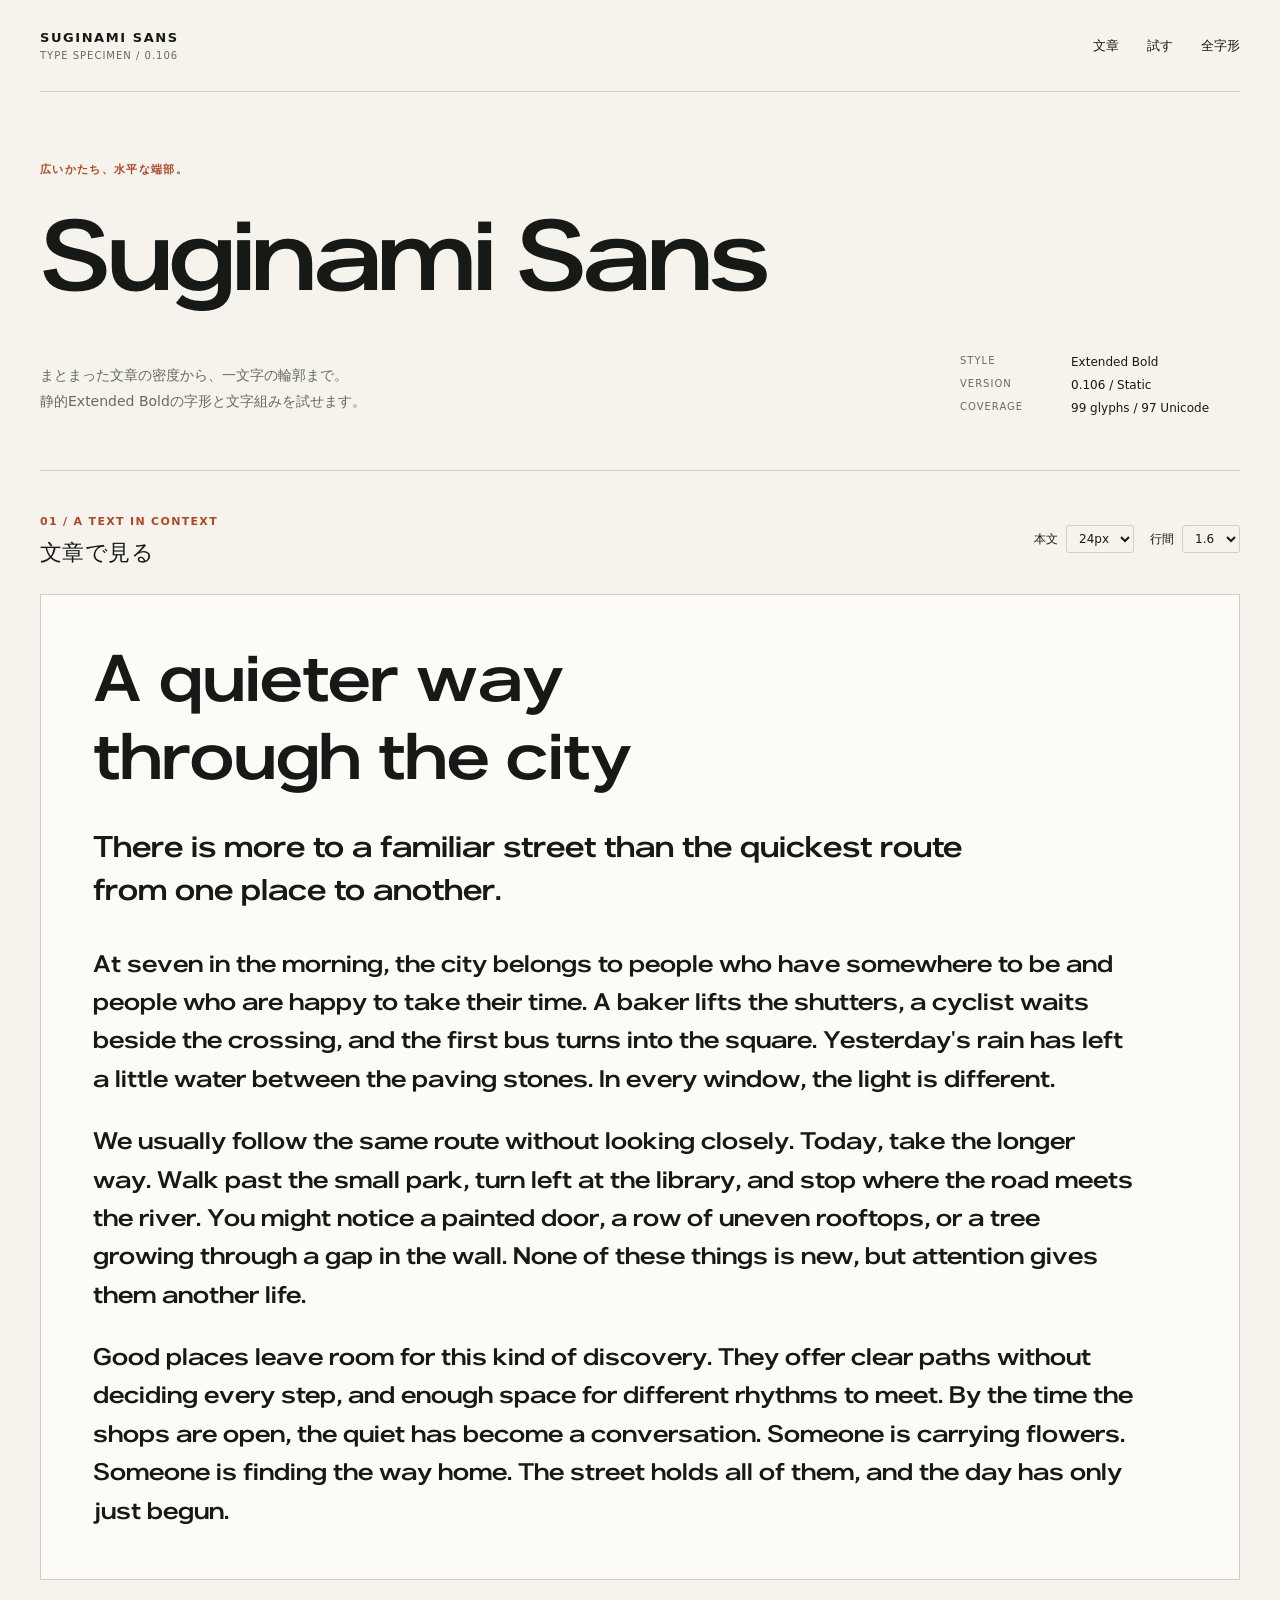
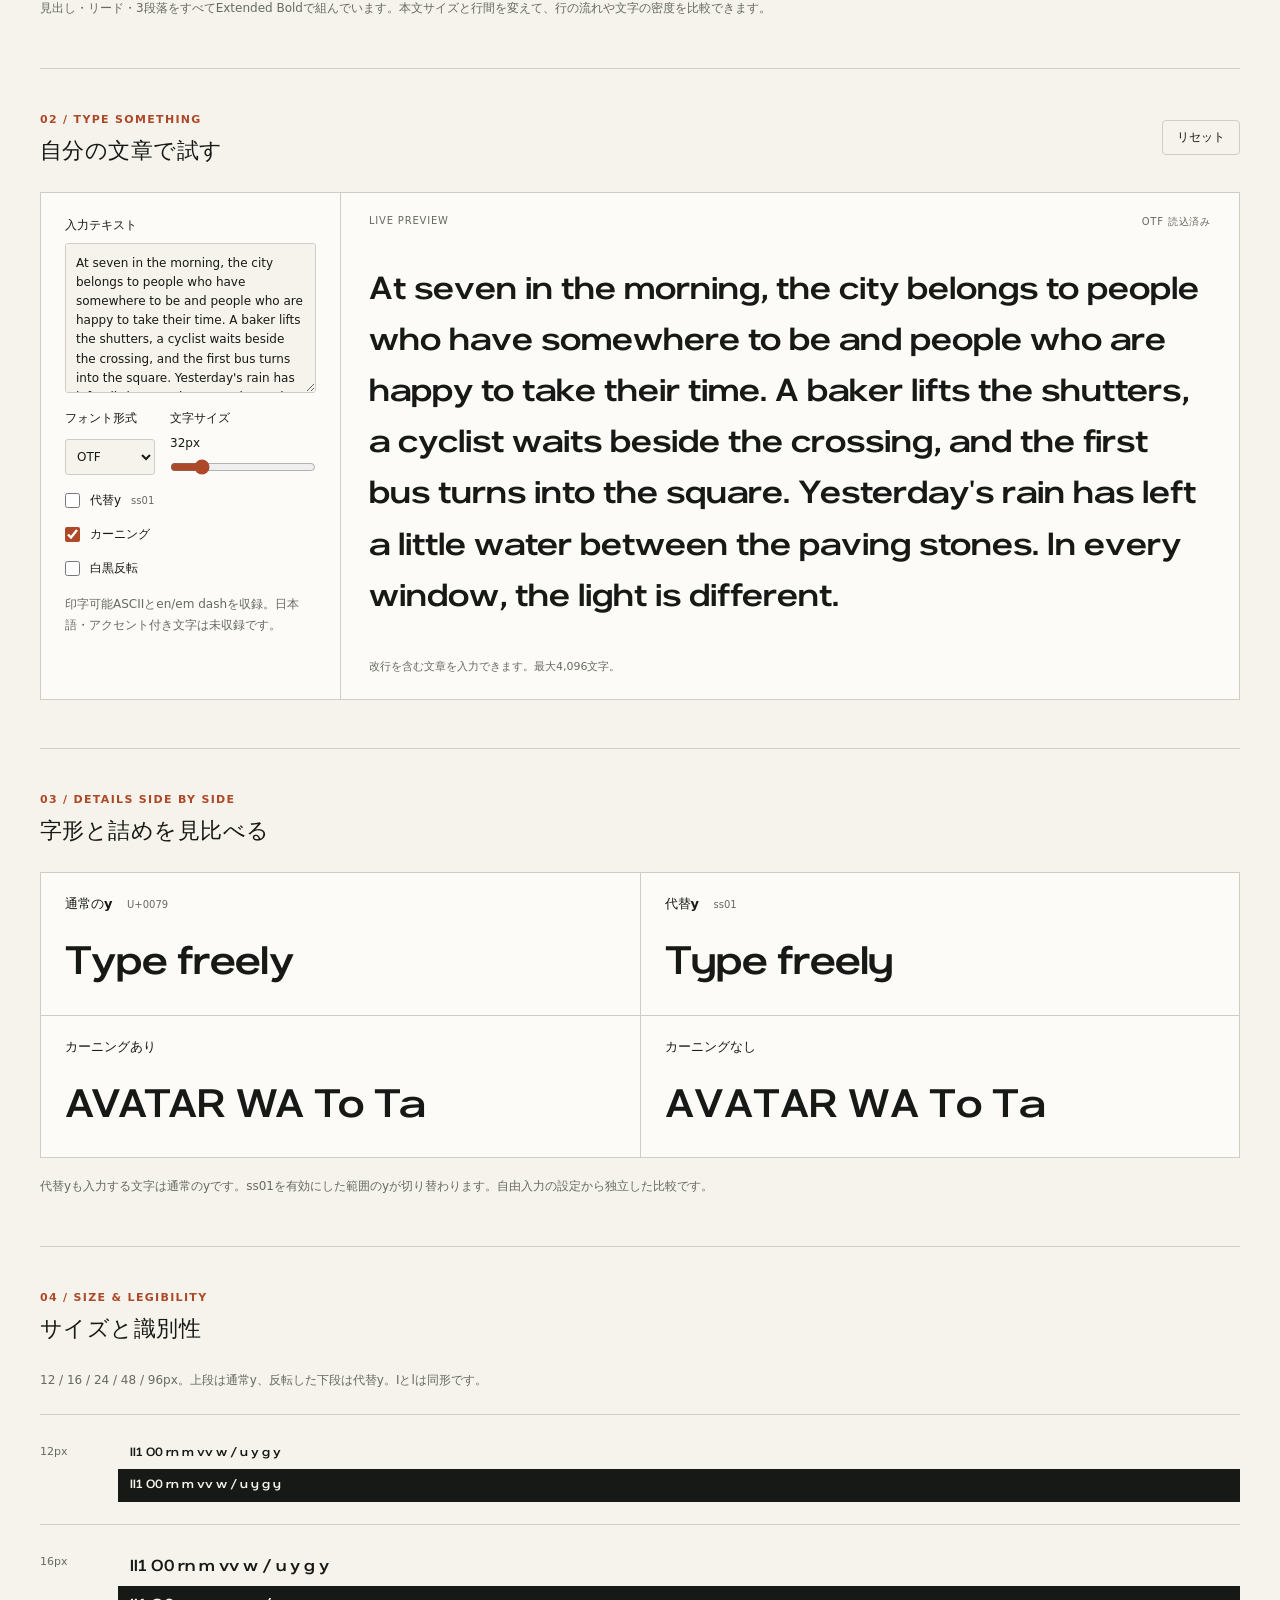
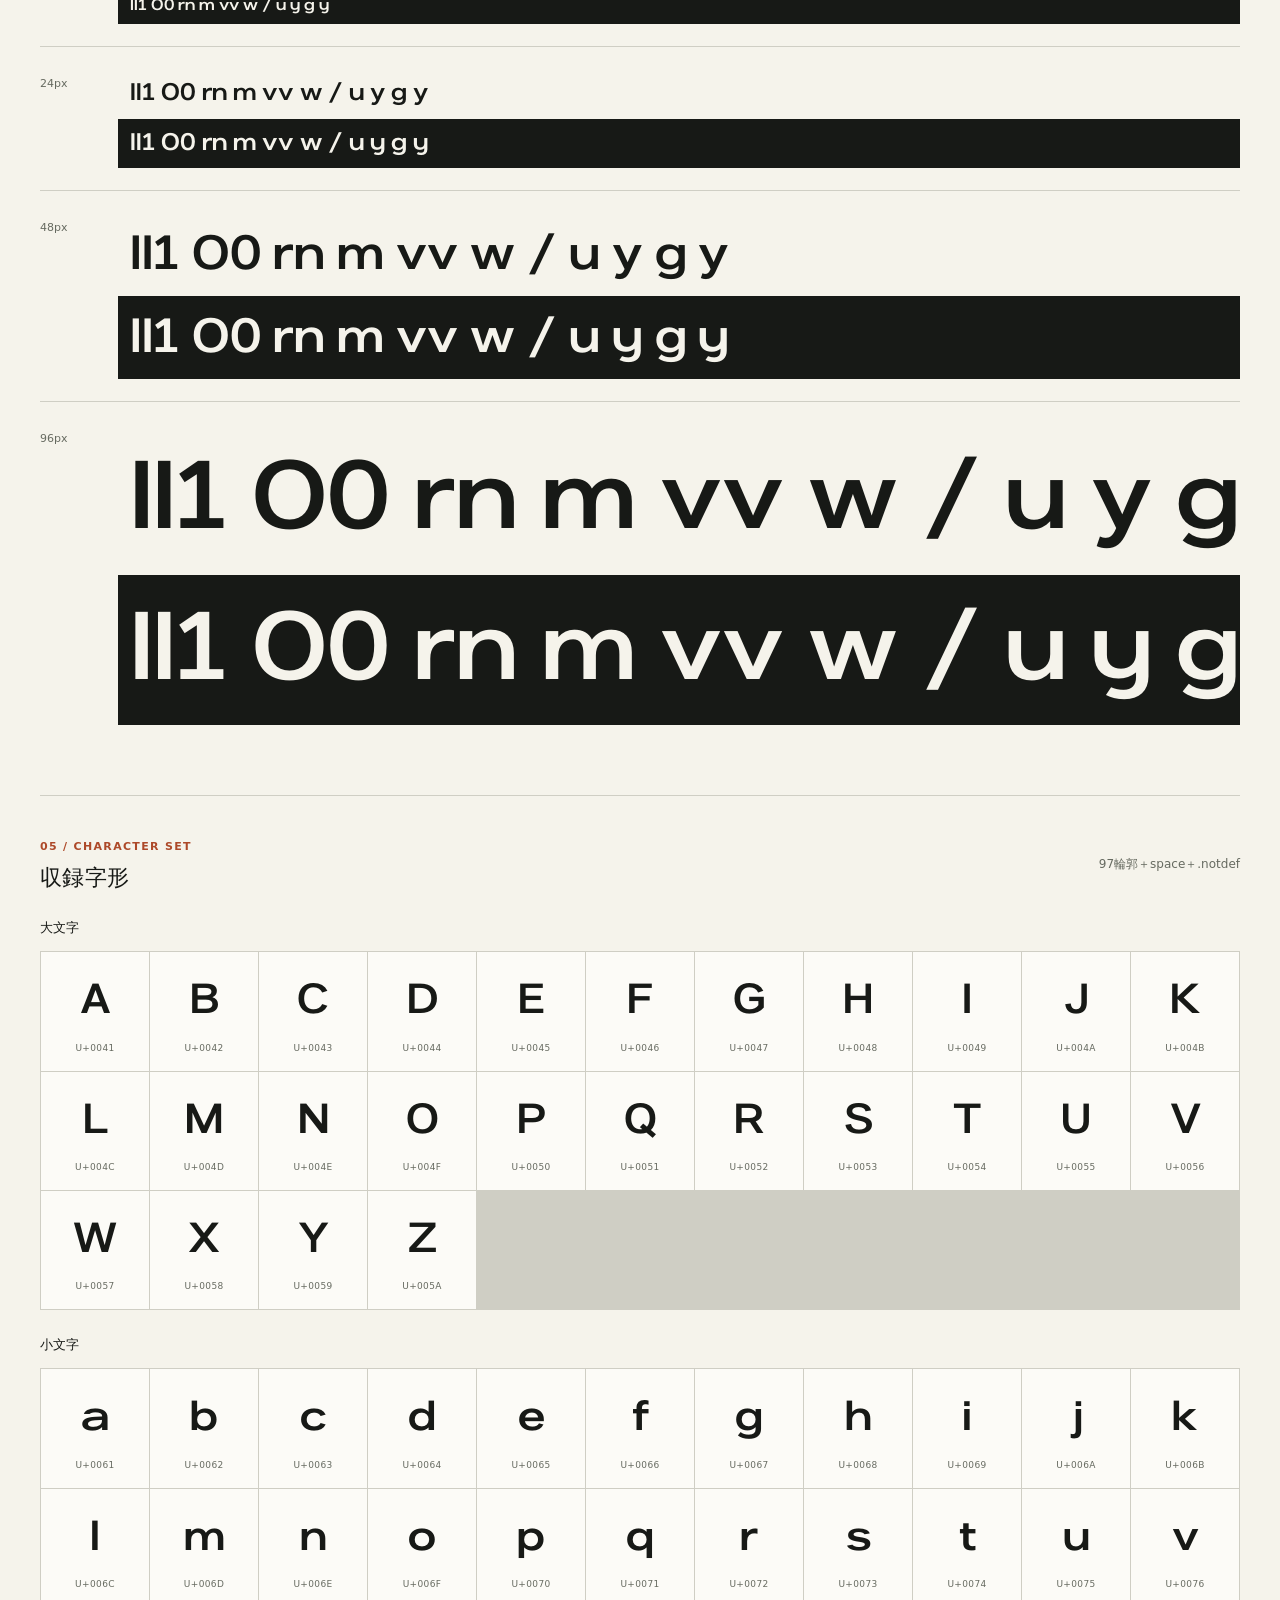
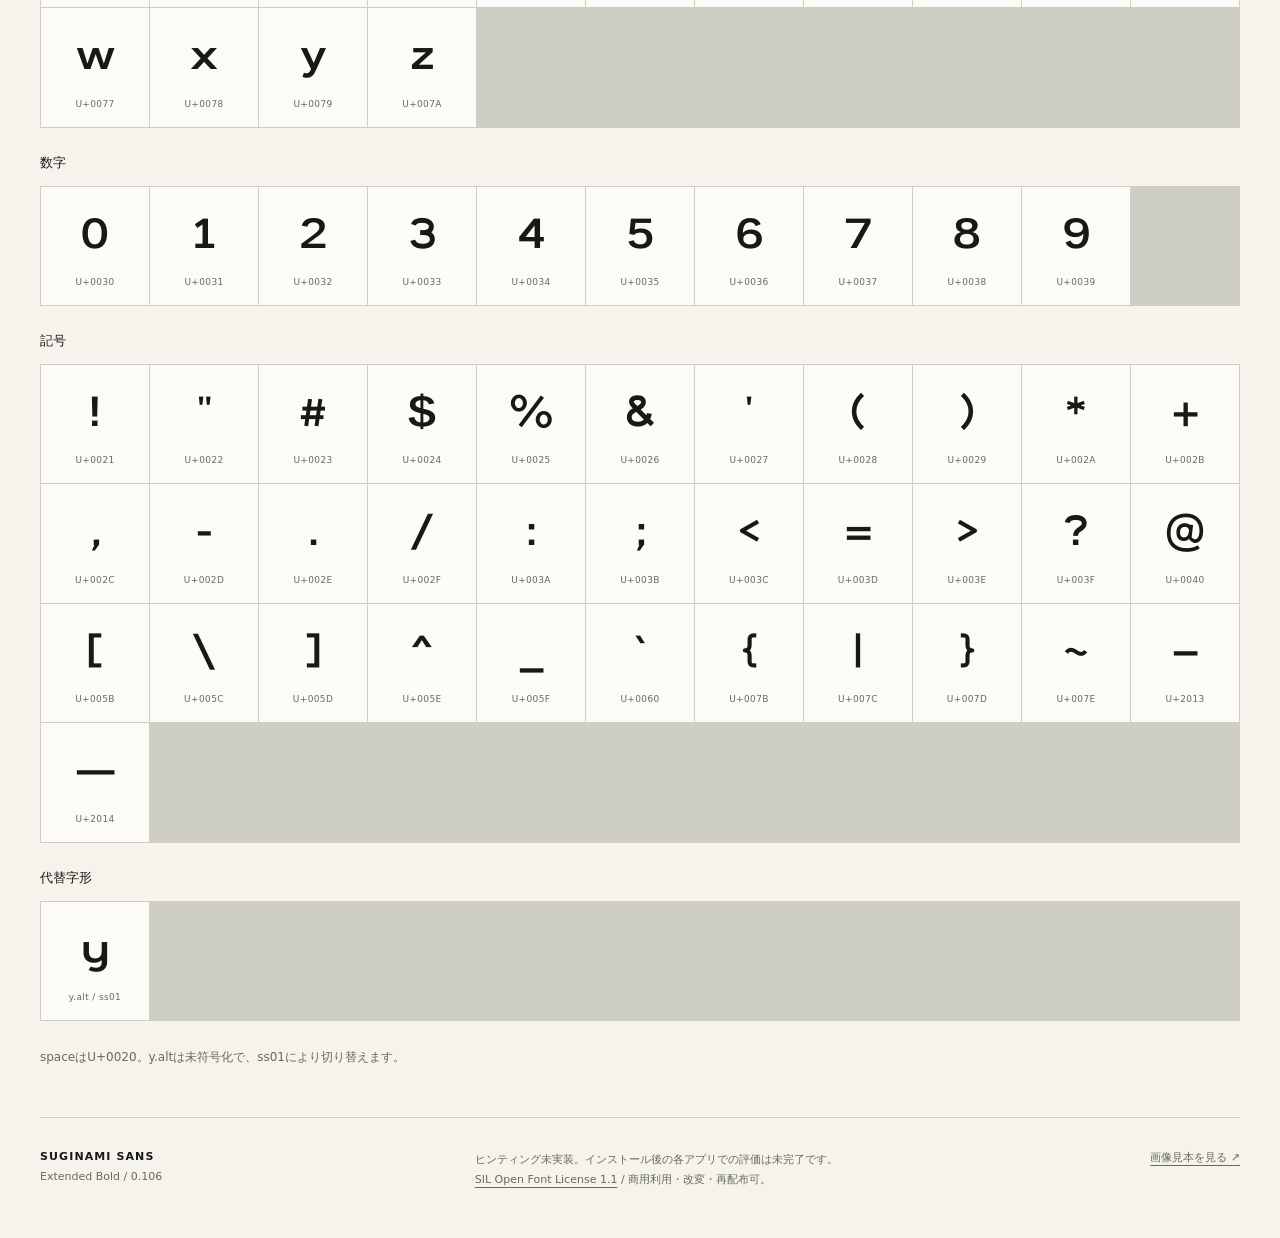
<file: proofs/index.html>
<!doctype html>
<html lang="ja">
<head>
  <meta charset="utf-8">
  <meta name="viewport" content="width=device-width,initial-scale=1">
  <meta name="color-scheme" content="light dark">
  <title>Suginami Sans — Extended Bold 見本</title>
  <link rel="stylesheet" href="specimen.css">
  <script id="specimen-data" type="application/json">{"version": "0.106", "encoded": [32, 33, 34, 35, 36, 37, 38, 39, 40, 41, 42, 43, 44, 45, 46, 47, 48, 49, 50, 51, 52, 53, 54, 55, 56, 57, 58, 59, 60, 61, 62, 63, 64, 65, 66, 67, 68, 69, 70, 71, 72, 73, 74, 75, 76, 77, 78, 79, 80, 81, 82, 83, 84, 85, 86, 87, 88, 89, 90, 91, 92, 93, 94, 95, 96, 97, 98, 99, 100, 101, 102, 103, 104, 105, 106, 107, 108, 109, 110, 111, 112, 113, 114, 115, 116, 117, 118, 119, 120, 121, 122, 123, 124, 125, 126, 8211, 8212], "article": {"title": "A quieter way through the city", "deck": "There is more to a familiar street than the quickest route from one place to another.", "paragraphs": ["At seven in the morning, the city belongs to people who have somewhere to be and people who are happy to take their time. A baker lifts the shutters, a cyclist waits beside the crossing, and the first bus turns into the square. Yesterday's rain has left a little water between the paving stones. In every window, the light is different.", "We usually follow the same route without looking closely. Today, take the longer way. Walk past the small park, turn left at the library, and stop where the road meets the river. You might notice a painted door, a row of uneven rooftops, or a tree growing through a gap in the wall. None of these things is new, but attention gives them another life.", "Good places leave room for this kind of discovery. They offer clear paths without deciding every step, and enough space for different rhythms to meet. By the time the shops are open, the quiet has become a conversation. Someone is carrying flowers. Someone is finding the way home. The street holds all of them, and the day has only just begun."]}, "expected_widths_100px": {"otf": {"default": 582.6, "alternate": 581.0, "kern_on": 909.2, "kern_off": 959.4}, "ttf": {"default": 582.6, "alternate": 581.0, "kern_on": 909.2, "kern_off": 959.4}}}</script>
  <script src="specimen.js" defer></script>
</head>
<body>
  <header class="masthead wrap">
    <a class="identity" href="#top">SUGINAMI SANS<span>TYPE SPECIMEN / 0.106</span></a>
    <nav aria-label="ページ内"><a href="#reading">文章</a><a href="#try">試す</a><a href="#characters">全字形</a></nav>
  </header>
  <main id="top" class="wrap">
    <section class="intro" aria-labelledby="title">
      <div class="eyebrow">広いかたち、水平な端部。</div>
      <h1 id="title" class="face">Suginami Sans</h1>
      <div class="intro-bottom"><p>まとまった文章の密度から、一文字の輪郭まで。<br>静的Extended Boldの字形と文字組みを試せます。</p><dl class="specs"><div><dt>STYLE</dt><dd>Extended Bold</dd></div><div><dt>VERSION</dt><dd>0.106 / Static</dd></div><div><dt>COVERAGE</dt><dd>99 glyphs / 97 Unicode</dd></div></dl></div>
    </section>

    <section id="reading" class="section" aria-labelledby="reading-title">
      <div class="section-heading"><div><span class="eyebrow">01 / A TEXT IN CONTEXT</span><h2 id="reading-title">文章で見る</h2></div><div class="reading-controls"><label for="reading-size">本文 <select id="reading-size"><option value="16">16px</option><option value="24" selected>24px</option><option value="32">32px</option></select></label><label for="leading">行間 <select id="leading"><option value="1.3">1.3</option><option value="1.6" selected>1.6</option><option value="1.9">1.9</option></select></label></div></div>
      <article class="reading face" lang="en"><h3>A quieter way through the city</h3><p class="deck">There is more to a familiar street than the quickest route from one place to another.</p><div id="paragraphs" class="paragraphs"><p>At seven in the morning, the city belongs to people who have somewhere to be and people who are happy to take their time. A baker lifts the shutters, a cyclist waits beside the crossing, and the first bus turns into the square. Yesterday&#x27;s rain has left a little water between the paving stones. In every window, the light is different.</p><p>We usually follow the same route without looking closely. Today, take the longer way. Walk past the small park, turn left at the library, and stop where the road meets the river. You might notice a painted door, a row of uneven rooftops, or a tree growing through a gap in the wall. None of these things is new, but attention gives them another life.</p><p>Good places leave room for this kind of discovery. They offer clear paths without deciding every step, and enough space for different rhythms to meet. By the time the shops are open, the quiet has become a conversation. Someone is carrying flowers. Someone is finding the way home. The street holds all of them, and the day has only just begun.</p></div></article>
      <p class="hint">見出し・リード・3段落をすべてExtended Boldで組んでいます。本文サイズと行間を変えて、行の流れや文字の密度を比較できます。</p>
    </section>

    <section id="try" class="section" aria-labelledby="try-title">
      <div class="section-heading"><div><span class="eyebrow">02 / TYPE SOMETHING</span><h2 id="try-title">自分の文章で試す</h2></div><button id="reset" class="quiet" type="button">リセット</button></div>
      <div class="workspace">
        <div class="settings">
          <label class="field" for="text-input">入力テキスト<textarea id="text-input" rows="6" maxlength="4096" spellcheck="false"></textarea></label>
          <div class="control-row"><label class="field" for="format">フォント形式<select id="format"><option value="otf">OTF</option><option value="ttf">TTF</option></select></label><label class="field" for="size">文字サイズ <output id="size-label" for="size">32px</output><input id="size" type="range" min="12" max="120" value="32"></label></div>
          <label class="check"><input id="alternate" type="checkbox">代替y <span>ss01</span></label>
          <label class="check"><input id="kern" type="checkbox" checked>カーニング</label>
          <label class="check"><input id="reverse" type="checkbox">白黒反転</label>
          <p class="hint">印字可能ASCIIとen/em dashを収録。日本語・アクセント付き文字は未収録です。</p>
        </div>
        <div class="preview-area"><div class="preview-caption"><span>LIVE PREVIEW</span><span id="font-status" role="status">読込中…</span></div><div id="preview" class="face" aria-label="入力テキストの見本"></div><p id="unsupported" class="warning" role="status" hidden></p><p class="preview-note">改行を含む文章を入力できます。最大4,096文字。</p></div>
      </div>
    </section>

    <section id="compare" class="section" aria-labelledby="compare-title">
      <div class="section-heading"><div><span class="eyebrow">03 / DETAILS SIDE BY SIDE</span><h2 id="compare-title">字形と詰めを見比べる</h2></div></div>
      <div class="comparison-grid"><article class="comparison"><h3>通常のy <span>U+0079</span></h3><div class="scroll"><span id="compare-default" class="face comparison-text">Type freely</span></div></article><article class="comparison"><h3>代替y <span>ss01</span></h3><div class="scroll"><span id="compare-alternate" class="face comparison-text alternate">Type freely</span></div></article><article class="comparison"><h3>カーニングあり</h3><div class="scroll"><span id="compare-kern-on" class="face comparison-text">AVATAR WA To Ta</span></div></article><article class="comparison"><h3>カーニングなし</h3><div class="scroll"><span id="compare-kern-off" class="face comparison-text unkerned">AVATAR WA To Ta</span></div></article></div>
      <p class="hint">代替yも入力する文字は通常のyです。ss01を有効にした範囲のyが切り替わります。自由入力の設定から独立した比較です。</p>
    </section>

    <section id="sizes" class="section" aria-labelledby="sizes-title"><div class="section-heading"><div><span class="eyebrow">04 / SIZE & LEGIBILITY</span><h2 id="sizes-title">サイズと識別性</h2></div></div><p class="hint">12 / 16 / 24 / 48 / 96px。上段は通常y、反転した下段は代替y。Iとlは同形です。</p><div class="size-list"><div class="size-row"><small>12px</small><div class="scroll"><div class="face size-example" style="font-size:12px">Il1 O0 rn m vv w / u y g y</div><div class="face size-example alternate inverse" style="font-size:12px">Il1 O0 rn m vv w / u y g y</div></div></div><div class="size-row"><small>16px</small><div class="scroll"><div class="face size-example" style="font-size:16px">Il1 O0 rn m vv w / u y g y</div><div class="face size-example alternate inverse" style="font-size:16px">Il1 O0 rn m vv w / u y g y</div></div></div><div class="size-row"><small>24px</small><div class="scroll"><div class="face size-example" style="font-size:24px">Il1 O0 rn m vv w / u y g y</div><div class="face size-example alternate inverse" style="font-size:24px">Il1 O0 rn m vv w / u y g y</div></div></div><div class="size-row"><small>48px</small><div class="scroll"><div class="face size-example" style="font-size:48px">Il1 O0 rn m vv w / u y g y</div><div class="face size-example alternate inverse" style="font-size:48px">Il1 O0 rn m vv w / u y g y</div></div></div><div class="size-row"><small>96px</small><div class="scroll"><div class="face size-example" style="font-size:96px">Il1 O0 rn m vv w / u y g y</div><div class="face size-example alternate inverse" style="font-size:96px">Il1 O0 rn m vv w / u y g y</div></div></div></div></section>

    <section id="characters" class="section" aria-labelledby="characters-title"><div class="section-heading"><div><span class="eyebrow">05 / CHARACTER SET</span><h2 id="characters-title">収録字形</h2></div><span class="hint">97輪郭＋space＋.notdef</span></div><h3>大文字</h3><div class="glyph-grid"><div class="glyph"><span class="face">A</span><small>U+0041</small></div><div class="glyph"><span class="face">B</span><small>U+0042</small></div><div class="glyph"><span class="face">C</span><small>U+0043</small></div><div class="glyph"><span class="face">D</span><small>U+0044</small></div><div class="glyph"><span class="face">E</span><small>U+0045</small></div><div class="glyph"><span class="face">F</span><small>U+0046</small></div><div class="glyph"><span class="face">G</span><small>U+0047</small></div><div class="glyph"><span class="face">H</span><small>U+0048</small></div><div class="glyph"><span class="face">I</span><small>U+0049</small></div><div class="glyph"><span class="face">J</span><small>U+004A</small></div><div class="glyph"><span class="face">K</span><small>U+004B</small></div><div class="glyph"><span class="face">L</span><small>U+004C</small></div><div class="glyph"><span class="face">M</span><small>U+004D</small></div><div class="glyph"><span class="face">N</span><small>U+004E</small></div><div class="glyph"><span class="face">O</span><small>U+004F</small></div><div class="glyph"><span class="face">P</span><small>U+0050</small></div><div class="glyph"><span class="face">Q</span><small>U+0051</small></div><div class="glyph"><span class="face">R</span><small>U+0052</small></div><div class="glyph"><span class="face">S</span><small>U+0053</small></div><div class="glyph"><span class="face">T</span><small>U+0054</small></div><div class="glyph"><span class="face">U</span><small>U+0055</small></div><div class="glyph"><span class="face">V</span><small>U+0056</small></div><div class="glyph"><span class="face">W</span><small>U+0057</small></div><div class="glyph"><span class="face">X</span><small>U+0058</small></div><div class="glyph"><span class="face">Y</span><small>U+0059</small></div><div class="glyph"><span class="face">Z</span><small>U+005A</small></div></div><h3>小文字</h3><div class="glyph-grid"><div class="glyph"><span class="face">a</span><small>U+0061</small></div><div class="glyph"><span class="face">b</span><small>U+0062</small></div><div class="glyph"><span class="face">c</span><small>U+0063</small></div><div class="glyph"><span class="face">d</span><small>U+0064</small></div><div class="glyph"><span class="face">e</span><small>U+0065</small></div><div class="glyph"><span class="face">f</span><small>U+0066</small></div><div class="glyph"><span class="face">g</span><small>U+0067</small></div><div class="glyph"><span class="face">h</span><small>U+0068</small></div><div class="glyph"><span class="face">i</span><small>U+0069</small></div><div class="glyph"><span class="face">j</span><small>U+006A</small></div><div class="glyph"><span class="face">k</span><small>U+006B</small></div><div class="glyph"><span class="face">l</span><small>U+006C</small></div><div class="glyph"><span class="face">m</span><small>U+006D</small></div><div class="glyph"><span class="face">n</span><small>U+006E</small></div><div class="glyph"><span class="face">o</span><small>U+006F</small></div><div class="glyph"><span class="face">p</span><small>U+0070</small></div><div class="glyph"><span class="face">q</span><small>U+0071</small></div><div class="glyph"><span class="face">r</span><small>U+0072</small></div><div class="glyph"><span class="face">s</span><small>U+0073</small></div><div class="glyph"><span class="face">t</span><small>U+0074</small></div><div class="glyph"><span class="face">u</span><small>U+0075</small></div><div class="glyph"><span class="face">v</span><small>U+0076</small></div><div class="glyph"><span class="face">w</span><small>U+0077</small></div><div class="glyph"><span class="face">x</span><small>U+0078</small></div><div class="glyph"><span class="face">y</span><small>U+0079</small></div><div class="glyph"><span class="face">z</span><small>U+007A</small></div></div><h3>数字</h3><div class="glyph-grid"><div class="glyph"><span class="face">0</span><small>U+0030</small></div><div class="glyph"><span class="face">1</span><small>U+0031</small></div><div class="glyph"><span class="face">2</span><small>U+0032</small></div><div class="glyph"><span class="face">3</span><small>U+0033</small></div><div class="glyph"><span class="face">4</span><small>U+0034</small></div><div class="glyph"><span class="face">5</span><small>U+0035</small></div><div class="glyph"><span class="face">6</span><small>U+0036</small></div><div class="glyph"><span class="face">7</span><small>U+0037</small></div><div class="glyph"><span class="face">8</span><small>U+0038</small></div><div class="glyph"><span class="face">9</span><small>U+0039</small></div></div><h3>記号</h3><div class="glyph-grid"><div class="glyph"><span class="face">!</span><small>U+0021</small></div><div class="glyph"><span class="face">&quot;</span><small>U+0022</small></div><div class="glyph"><span class="face">#</span><small>U+0023</small></div><div class="glyph"><span class="face">$</span><small>U+0024</small></div><div class="glyph"><span class="face">%</span><small>U+0025</small></div><div class="glyph"><span class="face">&amp;</span><small>U+0026</small></div><div class="glyph"><span class="face">&#x27;</span><small>U+0027</small></div><div class="glyph"><span class="face">(</span><small>U+0028</small></div><div class="glyph"><span class="face">)</span><small>U+0029</small></div><div class="glyph"><span class="face">*</span><small>U+002A</small></div><div class="glyph"><span class="face">+</span><small>U+002B</small></div><div class="glyph"><span class="face">,</span><small>U+002C</small></div><div class="glyph"><span class="face">-</span><small>U+002D</small></div><div class="glyph"><span class="face">.</span><small>U+002E</small></div><div class="glyph"><span class="face">/</span><small>U+002F</small></div><div class="glyph"><span class="face">:</span><small>U+003A</small></div><div class="glyph"><span class="face">;</span><small>U+003B</small></div><div class="glyph"><span class="face">&lt;</span><small>U+003C</small></div><div class="glyph"><span class="face">=</span><small>U+003D</small></div><div class="glyph"><span class="face">&gt;</span><small>U+003E</small></div><div class="glyph"><span class="face">?</span><small>U+003F</small></div><div class="glyph"><span class="face">@</span><small>U+0040</small></div><div class="glyph"><span class="face">[</span><small>U+005B</small></div><div class="glyph"><span class="face">\</span><small>U+005C</small></div><div class="glyph"><span class="face">]</span><small>U+005D</small></div><div class="glyph"><span class="face">^</span><small>U+005E</small></div><div class="glyph"><span class="face">_</span><small>U+005F</small></div><div class="glyph"><span class="face">`</span><small>U+0060</small></div><div class="glyph"><span class="face">{</span><small>U+007B</small></div><div class="glyph"><span class="face">|</span><small>U+007C</small></div><div class="glyph"><span class="face">}</span><small>U+007D</small></div><div class="glyph"><span class="face">~</span><small>U+007E</small></div><div class="glyph"><span class="face">–</span><small>U+2013</small></div><div class="glyph"><span class="face">—</span><small>U+2014</small></div></div><h3>代替字形</h3><div class="glyph-grid"><div class="glyph"><span class="face alternate">y</span><small>y.alt / ss01</small></div></div><p class="hint">spaceはU+0020。y.altは未符号化で、ss01により切り替えます。</p></section>
  </main>
  <footer class="wrap"><div><strong>SUGINAMI SANS</strong><span>Extended Bold / 0.106</span></div><p>ヒンティング未実装。インストール後の各アプリでの評価は未完了です。<br><a href="../OFL.txt">SIL Open Font License 1.1</a> / 商用利用・改変・再配布可。</p><a href="specimen.png">画像見本を見る ↗</a></footer>
</body>
</html>
</file>
<file: proofs/specimen.css>
@font-face{font-family:SuginamiOTF;src:url('../fonts/SuginamiSans-ExtendedBold.otf') format('opentype');font-weight:700;font-style:normal;font-display:block}
@font-face{font-family:SuginamiTTF;src:url('../fonts/SuginamiSans-ExtendedBold.ttf') format('truetype');font-weight:700;font-style:normal;font-display:block}
:root{--face:SuginamiOTF;--paper:#f5f3eb;--card:#fcfbf7;--ink:#171916;--muted:#666a60;--rule:#cfcec4;--accent:#ad4929;color-scheme:light;font-family:system-ui,-apple-system,"Segoe UI",sans-serif;color:var(--ink);background:var(--paper);font-size:15px}
*{box-sizing:border-box}html{scroll-behavior:smooth;scroll-padding-top:24px}body{margin:0;color:var(--ink);background:var(--paper)}.wrap{width:min(1240px,calc(100% - 80px));margin-inline:auto}a{color:inherit;text-underline-offset:4px}button,input,select,textarea{font:inherit}button,select,input[type=checkbox],input[type=range]{cursor:pointer}button:focus-visible,input:focus-visible,select:focus-visible,textarea:focus-visible,a:focus-visible{outline:2px solid var(--accent);outline-offset:4px}button{color:inherit}.face{font-family:var(--face),sans-serif;font-weight:700;font-synthesis:none;font-kerning:normal;font-style:normal}.alternate{font-feature-settings:"ss01" 1}.unkerned{font-kerning:none}.masthead{display:flex;justify-content:space-between;align-items:center;padding-block:30px;border-bottom:1px solid var(--rule);gap:20px}.identity{text-decoration:none;font-size:13px;letter-spacing:.12em;font-weight:750;display:grid;gap:5px}.identity span{font-size:10px;letter-spacing:.1em;color:var(--muted);font-weight:450}nav{display:flex;gap:28px;font-size:13px}nav a{text-decoration:none}.intro{padding:70px 0 55px}.eyebrow{font-size:11px;letter-spacing:.12em;color:var(--accent);font-weight:650}h1{font-size:clamp(36px,7.8vw,104px);line-height:1.2;letter-spacing:-.025em;margin:24px 0 34px}.intro-bottom{display:flex;justify-content:space-between;align-items:end;gap:40px}.intro-bottom p{font-size:14px;color:var(--muted)}p{line-height:1.85;margin:0}.specs{margin:0;display:grid;gap:9px;min-width:280px}.specs div{display:grid;grid-template-columns:95px auto;gap:16px}.specs dt{font-size:10px;color:var(--muted);letter-spacing:.1em}.specs dd{font-size:12px;margin:0}.section{border-top:1px solid var(--rule);padding:40px 0 48px;min-width:0}.section-heading{display:flex;justify-content:space-between;align-items:center;gap:20px;margin-bottom:26px}h2{font-size:22px;font-weight:550;letter-spacing:.02em;margin:9px 0 0}h3{font-size:13px;font-weight:550;margin:25px 0 14px}h3 span{font-size:10px;font-weight:400;color:var(--muted);margin-left:10px}.quiet{background:none;border:1px solid var(--rule);border-radius:4px;padding:8px 14px;font-size:12px}.field{display:grid;gap:9px;font-size:12px}.field textarea,.field select,.reading-controls select{width:100%;min-width:0;background:var(--paper);color:var(--ink);border:1px solid var(--rule);border-radius:3px;padding:10px;line-height:1.6}.field textarea{resize:vertical;min-height:150px}.field select{padding:7px}.reading-controls{display:flex;gap:16px}.reading-controls label{display:flex;align-items:center;gap:8px;font-size:12px;white-space:nowrap}.reading-controls select{padding:5px 8px;width:auto}.reading{background:var(--card);border:1px solid var(--rule);padding:48px 52px;margin-bottom:18px}.reading h3{font:inherit;font-size:clamp(34px,5.2vw,66px);line-height:1.18;max-width:17ch;margin:0 0 28px}.reading .deck{font-size:clamp(20px,2.8vw,30px);line-height:1.45;margin:0 0 32px;max-width:45ch}.paragraphs{font-size:24px;line-height:1.6;max-width:65ch}.paragraphs p{line-height:inherit;margin:0 0 1em}.paragraphs p:last-child{margin:0}.workspace{display:grid;grid-template-columns:300px minmax(0,1fr);border:1px solid var(--rule);background:var(--card)}.settings{padding:24px;border-right:1px solid var(--rule);display:grid;gap:17px;align-content:start}.control-row{display:grid;grid-template-columns:90px minmax(0,1fr);gap:15px}input[type=range]{width:100%;accent-color:var(--accent);margin:0}input[type=checkbox]{accent-color:var(--accent);width:15px;height:15px;margin:0}.check{display:flex;align-items:center;gap:10px;font-size:12px}.check span{color:var(--muted);font-size:10px}.hint{font-size:12px;color:var(--muted);line-height:1.8}.preview-area{padding:22px 28px;min-width:0;display:flex;flex-direction:column;min-height:360px}.preview-caption{display:flex;justify-content:space-between;gap:12px;font-size:10px;letter-spacing:.08em;color:var(--muted)}#preview{font-size:32px;line-height:1.6;padding:35px 0;white-space:pre-wrap;overflow-wrap:anywhere;max-width:100%;min-height:210px;flex:1}.preview-note{font-size:11px;color:var(--muted)}.warning{font-size:12px;color:var(--accent);padding:10px 0}.comparison-grid{display:grid;grid-template-columns:minmax(0,1fr) minmax(0,1fr);gap:1px;background:var(--rule);border:1px solid var(--rule);margin-bottom:18px}.comparison{padding:22px 24px;background:var(--card);min-width:0}.comparison h3{margin:0 0 20px}.comparison-text{font-size:clamp(22px,3.1vw,42px);display:inline-block;white-space:nowrap;line-height:1.5}.scroll{overflow-x:auto;min-width:0;max-width:100%}.size-list{margin-top:22px}.size-row{display:grid;grid-template-columns:62px minmax(0,1fr);gap:16px;border-top:1px solid var(--rule);padding:22px 0}.size-row>small{font-size:11px;color:var(--muted);padding-top:8px}.size-example{white-space:nowrap;line-height:1.4;width:max-content;min-width:100%;padding:8px 12px}.inverse{background:var(--ink);color:var(--paper)}.glyph-grid{display:grid;grid-template-columns:repeat(auto-fill,minmax(105px,1fr));gap:1px;border:1px solid var(--rule);background:var(--rule);margin-bottom:26px}.glyph{display:flex;flex-direction:column;justify-content:center;align-items:center;gap:16px;padding:24px 8px 18px;background:var(--card);min-width:0}.glyph .face{font-size:42px;line-height:1.2}.glyph small{font-size:9px;color:var(--muted);letter-spacing:.04em}footer{border-top:1px solid var(--rule);display:flex;justify-content:space-between;gap:30px;padding-block:32px 48px;font-size:11px;color:var(--muted)}footer strong,footer span{display:block}footer strong{color:var(--ink);font-size:11px;letter-spacing:.1em;margin-bottom:7px}footer a{white-space:nowrap}body.reversed{--paper:#181b18;--card:#20241f;--ink:#f4f2e9;--muted:#b6baad;--rule:#444a40;--accent:#efa884}body.reversed input{color-scheme:dark}[hidden]{display:none!important}
@media(max-width:800px){.wrap{width:calc(100% - 40px)}.intro{padding:44px 0 36px}.intro-bottom{display:block}.specs{margin-top:26px}.workspace{grid-template-columns:1fr}.settings{border-right:0;border-bottom:1px solid var(--rule)}.preview-area{min-height:260px}.reading{padding:28px}.section-heading{flex-wrap:wrap}.comparison-grid{grid-template-columns:1fr}.comparison-text{font-size:clamp(24px,5vw,40px)}footer{flex-wrap:wrap}.glyph-grid{grid-template-columns:repeat(auto-fill,minmax(78px,1fr))}.glyph .face{font-size:34px}nav{gap:16px}}
@media(max-width:420px){.wrap{width:calc(100% - 28px)}.masthead{padding-block:20px}.identity{font-size:11px}.identity span{font-size:8px}nav{gap:12px;font-size:11px}.section{padding-block:30px}h2{font-size:20px}.settings,.preview-area{padding:20px}.reading{padding:22px}.paragraphs{font-size:24px}.size-row{grid-template-columns:40px minmax(0,1fr);gap:8px}.section-heading>.hint{max-width:100px;text-align:right}h1{font-size:clamp(26px,7.8vw,36px)}}
@media(prefers-reduced-motion:reduce){html{scroll-behavior:auto}}
@media print{.masthead nav,.settings,.quiet,.reading-controls,footer a{display:none}.wrap{width:100%}.intro{padding-top:20px}.workspace{display:block}.preview-area{min-height:150px}.reading{padding:24px}.section{break-inside:avoid}.scroll{overflow:visible}.size-example{font-size:24px!important}.glyph-grid{grid-template-columns:repeat(10,1fr)}body{--paper:white;--card:white;--ink:black;--rule:#ccc}}
</file>
